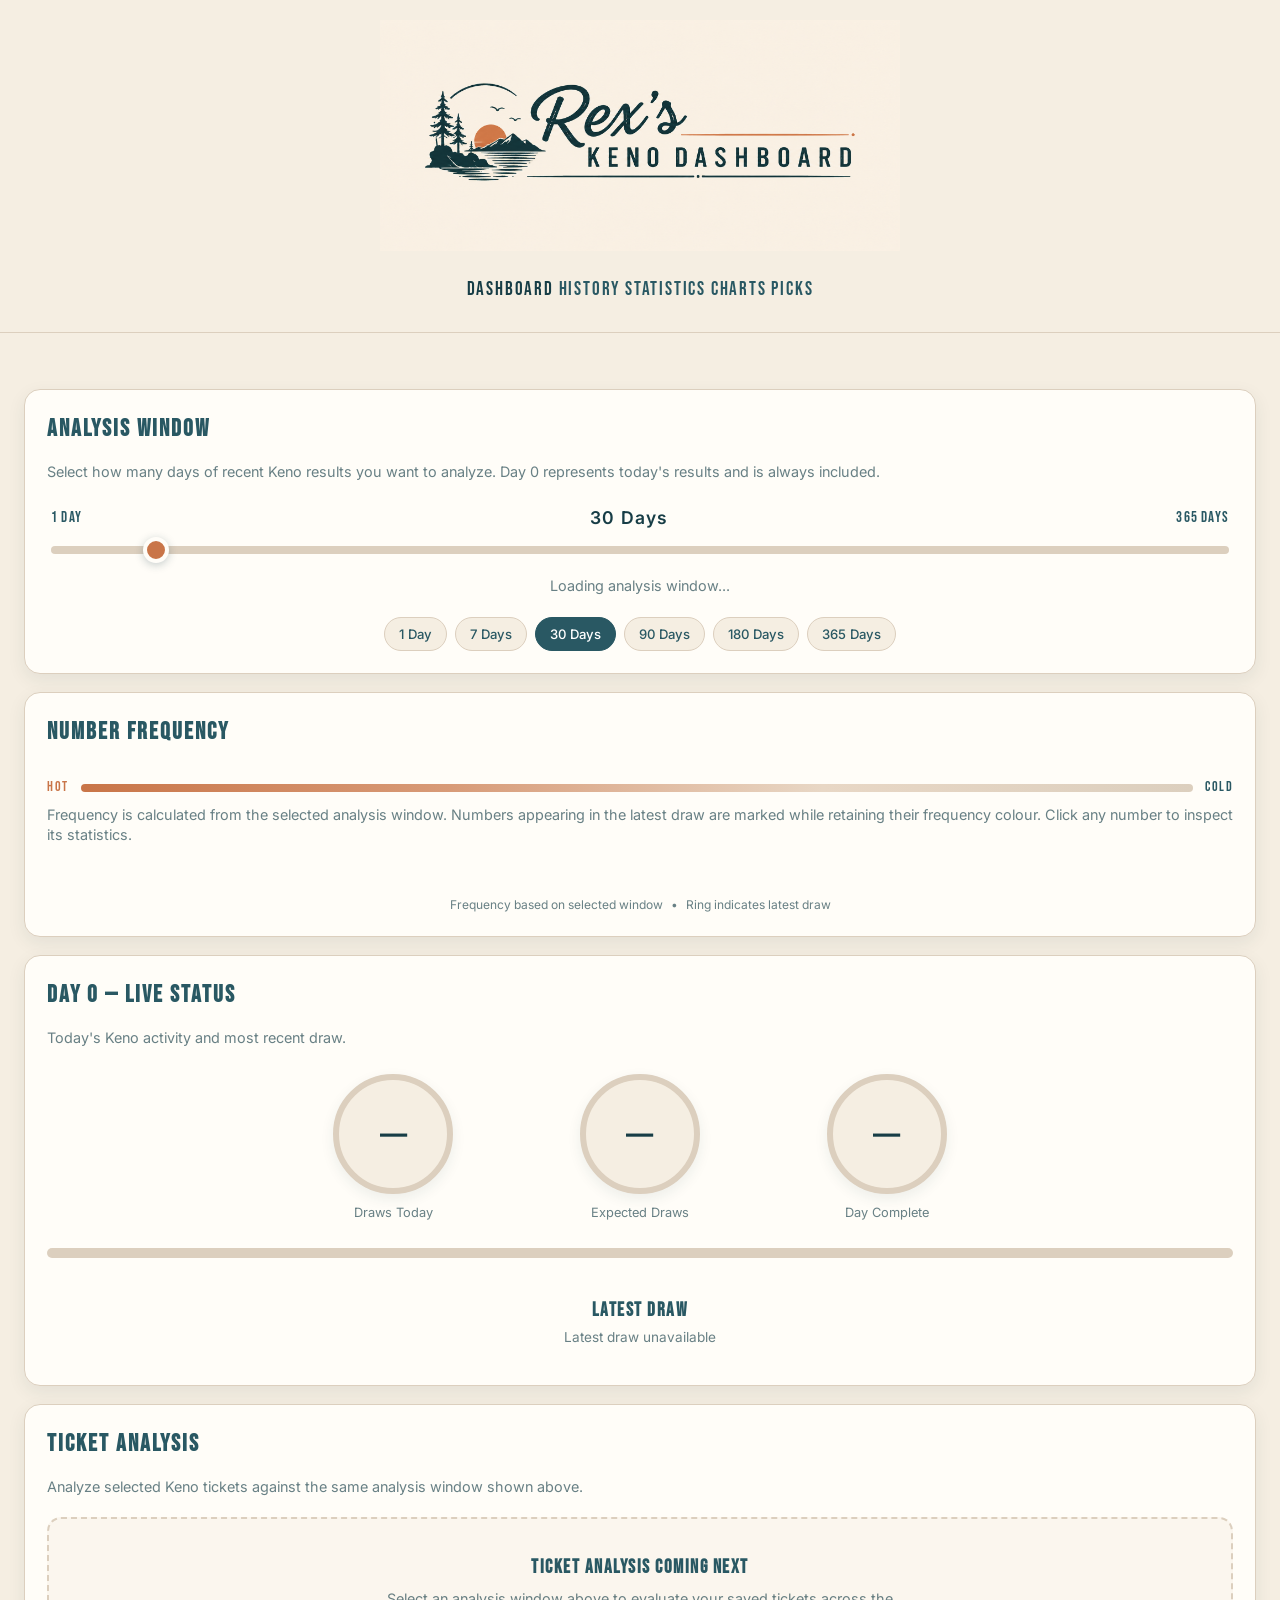
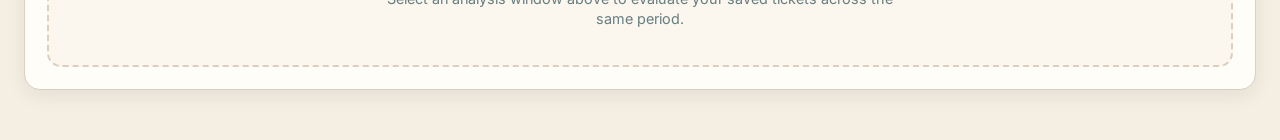
<file: keno/index.html>
<!DOCTYPE html>
<html lang="en">

<head>

    <meta charset="UTF-8">

    <meta
        name="viewport"
        content="width=device-width, initial-scale=1.0"
    >

    <title>Rex's Keno Dashboard</title>

    <!-- Fonts -->
    <link rel="preconnect" href="https://fonts.googleapis.com">
    <link rel="preconnect" href="https://fonts.gstatic.com" crossorigin>

    <link
        href="https://fonts.googleapis.com/css2?family=Pacifico&family=Bebas+Neue&family=Inter:wght@300;400;500;600&display=swap"
        rel="stylesheet"
    >

    <!-- Dashboard CSS -->
    <link
        rel="stylesheet"
        href="keno.css"
    >

</head>


<body>

<div class="wrapper">


    <!-- =====================================================
         HEADER
    ====================================================== -->

    <header class="hero">

        <div class="hero-inner">

            <div class="hero-logo">

                <img
                    src="images/RexsKenoDashboard1.png"
                    alt="Rex's Keno Dashboard"
                >

            </div>

        </div>

    </header>


    <!-- =====================================================
         NAVIGATION
    ====================================================== -->

    <nav
        class="navbar"
        aria-label="Main navigation"
    >

        <div class="nav-inner">

            <a
                href="#"
                class="active"
            >
                Dashboard
            </a>

            <a href="#">
                History
            </a>

            <a href="#">
                Statistics
            </a>

            <a href="#">
                Charts
            </a>

            <a href="#">
                Picks
            </a>

        </div>

    </nav>


    <!-- =====================================================
         MAIN CONTENT
    ====================================================== -->

    <main>


        <!-- =================================================
             ANALYSIS WINDOW

             This controls the number of historical days
             included in the frequency analysis.

             Day 0 = current day
             1 Day = today + previous 1 day
             30 Days = today + previous 30 days
             etc.

             Data comes from:
                 /stats/draws.json
        ================================================== -->

        <section
            class="card"
            id="analysisWindowSection"
        >

            <div class="section-header">

                <h2>
                    Analysis Window
                </h2>

            </div>


            <p class="section-description">

                Select how many days of recent Keno results
                you want to analyze. Day 0 represents today's
                results and is always included.

            </p>


            <!-- SLIDER -->

            <div class="analysis-slider-container">

                <div class="analysis-slider-labels">

                    <span>
                        1 Day
                    </span>

                    <span id="daysBackValue">
                        30 Days
                    </span>

                    <span>
                        365 Days
                    </span>

                </div>


                <input
                    type="range"
                    id="daysBackSlider"
                    class="analysis-slider"
                    min="1"
                    max="365"
                    value="30"
                    step="1"
                    aria-label="Analysis window in days"
                >


                <div
                    id="analysisWindowLabel"
                    class="analysis-window-label"
                >
                    Loading analysis window...
                </div>

            </div>


            <!-- QUICK SELECT -->

            <div class="analysis-presets">

                <button
                    type="button"
                    class="analysis-preset"
                    data-days="1"
                >
                    1 Day
                </button>


                <button
                    type="button"
                    class="analysis-preset"
                    data-days="7"
                >
                    7 Days
                </button>


                <button
                    type="button"
                    class="analysis-preset active"
                    data-days="30"
                >
                    30 Days
                </button>


                <button
                    type="button"
                    class="analysis-preset"
                    data-days="90"
                >
                    90 Days
                </button>


                <button
                    type="button"
                    class="analysis-preset"
                    data-days="180"
                >
                    180 Days
                </button>


                <button
                    type="button"
                    class="analysis-preset"
                    data-days="365"
                >
                    365 Days
                </button>

            </div>

        </section>



        <!-- =================================================
             NUMBER FREQUENCY

             Displays numbers 1–80 in the physical
             10 x 8 Keno board layout.

             Each number is rendered as a circular button.

             Colour:
                 COLD → NEUTRAL → HOT

             The latest draw numbers retain their frequency
             colour and receive an additional visual marker.

             Clicking a number opens the detail modal.
        ================================================== -->

        <section
            class="card"
            id="numberFrequencySection"
        >

            <div class="section-header">

                <h2>
                    Number Frequency
                </h2>

            </div>


            <!-- FREQUENCY LEGEND -->

            <div class="frequency-heading">

                <span class="frequency-hot">
                    HOT
                </span>


                <span
                    class="frequency-gradient"
                    aria-hidden="true"
                ></span>


                <span class="frequency-cold">
                    COLD
                </span>

            </div>


            <p class="section-description">

                Frequency is calculated from the selected
                analysis window. Numbers appearing in the
                latest draw are marked while retaining their
                frequency colour.

                Click any number to inspect its statistics.

            </p>


            <!-- 10 x 8 KENO BOARD -->

            <div
                class="heatmap-wrapper"
                id="heatmapWrapper"
            >

                <div
                    class="heatmap"
                    id="heatmap"
                    aria-label="Keno number frequency board"
                ></div>

            </div>


            <!-- LEGEND -->

            <div class="frequency-legend">

                <span>
                    Frequency based on selected window
                </span>


                <span>
                    •
                </span>


                <span>
                    Ring indicates latest draw
                </span>

            </div>

        </section>



        <!-- =================================================
             NUMBER DETAIL MODAL
        ================================================== -->

        <div
            class="modal-overlay"
            id="numberModal"
            aria-hidden="true"
        >

            <div
                class="modal"
                role="dialog"
                aria-modal="true"
                aria-labelledby="modalNumberTitle"
            >


                <!-- CLOSE -->

                <button
                    type="button"
                    class="modal-close"
                    id="closeNumberModal"
                    aria-label="Close number details"
                >
                    ×
                </button>


                <!-- NUMBER -->

                <div class="modal-number-circle">

                    <span id="modalNumber">
                        —
                    </span>

                </div>


                <!-- TITLE -->

                <h2 id="modalNumberTitle">
                    Number Details
                </h2>


                <p
                    id="modalAnalysisWindow"
                    class="modal-subtitle"
                >
                    Analysis Window: —
                </p>


                <!-- FREQUENCY STATISTICS -->

                <h3>
                    Frequency
                </h3>


                <div class="modal-stat-grid">


                    <div class="modal-stat">

                        <span class="modal-stat-label">
                            Occurrences
                        </span>

                        <strong id="modalOccurrences">
                            —
                        </strong>

                    </div>


                    <div class="modal-stat">

                        <span class="modal-stat-label">
                            Draw Frequency
                        </span>

                        <strong id="modalFrequency">
                            —
                        </strong>

                    </div>


                    <div class="modal-stat">

                        <span class="modal-stat-label">
                            Expected Frequency
                        </span>

                        <strong id="modalExpectedFrequency">
                            —
                        </strong>

                    </div>


                    <div class="modal-stat">

                        <span class="modal-stat-label">
                            Frequency Ratio
                        </span>

                        <strong id="modalFrequencyRatio">
                            —
                        </strong>

                    </div>

                </div>


                <!-- GAP STATISTICS -->

                <h3>
                    Draw Gap Statistics
                </h3>


                <div class="modal-stat-grid">


                    <div class="modal-stat">

                        <span class="modal-stat-label">
                            Mean Gap
                        </span>

                        <strong id="modalMeanGap">
                            —
                        </strong>

                        <small>
                            draws
                        </small>

                    </div>


                    <div class="modal-stat">

                        <span class="modal-stat-label">
                            Median Gap
                        </span>

                        <strong id="modalMedianGap">
                            —
                        </strong>

                        <small>
                            draws
                        </small>

                    </div>


                    <div class="modal-stat">

                        <span class="modal-stat-label">
                            Mode Gap
                        </span>

                        <strong id="modalModeGap">
                            —
                        </strong>

                        <small>
                            draws
                        </small>

                    </div>


                    <div class="modal-stat">

                        <span class="modal-stat-label">
                            Current Gap
                        </span>

                        <strong id="modalCurrentGap">
                            —
                        </strong>

                        <small>
                            draws
                        </small>

                    </div>

                </div>

            </div>

        </div>



        <!-- =================================================
             DAY 0 — LIVE STATUS

             This information is calculated from draws.json.

             The latest draw is the most recent draw in the
             current year's dataset.

             Future agent updates can simply append new draws
             to draws.json.
        ================================================== -->

        <section
            class="card"
            id="dayZeroSection"
        >

            <div class="section-header">

                <h2>
                    Day 0 — Live Status
                </h2>

            </div>


            <p class="section-description">

                Today's Keno activity and most recent draw.

            </p>


            <!-- DAY 0 SUMMARY -->

            <div class="day-zero-summary">


                <!-- DRAWS TODAY -->

                <div class="day-zero-stat">

                    <div class="day-zero-circle">

                        <strong id="drawsToday">
                            —
                        </strong>

                    </div>

                    <span>
                        Draws Today
                    </span>

                </div>


                <!-- EXPECTED DRAWS -->

                <div class="day-zero-stat">

                    <div class="day-zero-circle">

                        <strong id="expectedDrawsToday">
                            —
                        </strong>

                    </div>

                    <span>
                        Expected Draws
                    </span>

                </div>


                <!-- DAY COMPLETE -->

                <div class="day-zero-stat">

                    <div class="day-zero-circle">

                        <strong id="dayZeroProgress">
                            —
                        </strong>

                    </div>

                    <span>
                        Day Complete
                    </span>

                </div>

            </div>


            <!-- PROGRESS BAR -->

            <div class="day-zero-progress-container">

                <div
                    class="day-zero-progress-bar"
                    id="dayZeroProgressBar"
                ></div>

            </div>


            <!-- LATEST DRAW -->

            <div class="latest-draw">

                <h3>
                    Latest Draw
                </h3>


                <div
                    id="drawMeta"
                    class="latest-draw-meta"
                >
                    Loading latest draw...
                </div>


                <div
                    class="numbers"
                    id="drawNumbers"
                ></div>

            </div>

        </section>



        <!-- =================================================
             TICKET ANALYSIS
        ================================================== -->

        <section
            class="card"
            id="ticketAnalysisSection"
        >

            <div class="section-header">

                <h2>
                    Ticket Analysis
                </h2>

            </div>


            <p class="section-description">

                Analyze selected Keno tickets against the same
                analysis window shown above.

            </p>


            <div
                id="ticketAnalysis"
                class="ticket-analysis"
            >

                <div class="ticket-placeholder">

                    <h3>
                        Ticket Analysis Coming Next
                    </h3>


                    <p>

                        Select an analysis window above to
                        evaluate your saved tickets across
                        the same period.

                    </p>

                </div>

            </div>

        </section>


    </main>

</div>


<!-- =========================================================
     JAVASCRIPT
========================================================== -->

<script src="keno.js"></script>

</body>

</html>
</file>
<file: keno/keno.css>
:root {
    --bg: #F5EEE2;
    --primary: #173D46;
    --accent: #295863;
    --orange: #C97548;
    --card: #FFFDF8;
    --border: #DCCFBE;

    --text-muted: rgba(23, 61, 70, 0.65);

    --hot: #C97548;
    --cold: #DCCFBE;

    --latest-highlight: #173D46;
    --latest-text: #FFFFFF;
}


/* =========================================================
   RESET
========================================================= */

* {
    margin: 0;
    padding: 0;
    box-sizing: border-box;
}

html {
    scroll-behavior: smooth;
}

body {
    background: var(--bg);
    color: var(--primary);
    font-family: "Inter", sans-serif;
    line-height: 1.4;
    min-height: 100vh;
}


/* =========================================================
   WRAPPER / BASE
========================================================= */

.wrapper {
    width: min(1400px, 100%);
    margin: auto;
}

main {
    padding: 32px 24px;
}


/* =========================================================
   HERO
========================================================= */

.hero {
    padding: 20px 0 10px;
    text-align: center;
}

.hero img {
    width: min(520px, 90%);
    height: auto;
    display: block;
    margin: auto;
}


/* =========================================================
   NAVIGATION
========================================================= */

.navbar {
    display: flex;
    justify-content: center;
    flex-wrap: wrap;
    gap: 18px;

    padding: 16px 12px 28px;

    border-bottom: 1px solid var(--border);
    margin-bottom: 24px;
}

.navbar a {
    font-family: "Bebas Neue", sans-serif;
    letter-spacing: 1.8px;
    font-size: 1.2rem;

    color: var(--accent);
    text-decoration: none;

    transition:
        color 0.15s ease,
        transform 0.15s ease;
}

.navbar a:hover {
    color: var(--orange);
    transform: translateY(-1px);
}

.navbar a.active {
    color: var(--primary);
}


/* =========================================================
   GRID
========================================================= */

.grid-two {
    display: grid;
    grid-template-columns: 1fr 1fr;
    gap: 20px;
    margin-bottom: 20px;
}


/* =========================================================
   CARD
========================================================= */

.card {
    background: var(--card);

    border-radius: 16px;
    padding: 22px;

    border: 1px solid var(--border);

    box-shadow:
        0 6px 18px rgba(23, 61, 70, 0.08);

    margin-bottom: 18px;
}

.card h2 {
    font-family: "Bebas Neue", sans-serif;
    letter-spacing: 2px;
    color: var(--accent);
    margin-bottom: 10px;
}

.card h3 {
    font-family: "Bebas Neue", sans-serif;
    letter-spacing: 1.5px;
    color: var(--accent);
    margin-bottom: 10px;
}


/* =========================================================
   SECTION HEADER
========================================================= */

.section-header {
    display: flex;
    align-items: center;
    justify-content: space-between;
    margin-bottom: 6px;
}

.section-description {
    color: var(--text-muted);
    font-size: 0.9rem;
    margin-top: 4px;
    margin-bottom: 20px;
}


/* =========================================================
   GLOBAL ANALYSIS WINDOW
========================================================= */

.analysis-slider-container {
    margin-top: 24px;
    padding: 0 4px;
}

.analysis-slider-labels {
    display: flex;
    justify-content: space-between;
    align-items: center;

    font-family: "Bebas Neue", sans-serif;
    letter-spacing: 1.2px;
    font-size: 0.95rem;

    color: var(--accent);
}

.analysis-slider-labels span:nth-child(2) {
    font-family: "Inter", sans-serif;
    font-size: 1.1rem;
    font-weight: 600;
    color: var(--primary);
}


/* =========================================================
   RANGE SLIDER
========================================================= */

.analysis-slider {
    width: 100%;
    height: 8px;

    margin: 16px 0;

    appearance: none;
    -webkit-appearance: none;

    background: var(--border);
    border-radius: 10px;

    outline: none;
    cursor: pointer;
}


/* Chrome / Safari */

.analysis-slider::-webkit-slider-thumb {
    appearance: none;
    -webkit-appearance: none;

    width: 26px;
    height: 26px;

    border-radius: 50%;

    background: var(--orange);
    border: 4px solid var(--card);

    box-shadow:
        0 2px 8px rgba(23, 61, 70, 0.25);

    cursor: grab;

    transition:
        transform 0.15s ease,
        box-shadow 0.15s ease;
}

.analysis-slider::-webkit-slider-thumb:hover {
    transform: scale(1.1);

    box-shadow:
        0 3px 12px rgba(23, 61, 70, 0.35);
}

.analysis-slider::-webkit-slider-thumb:active {
    cursor: grabbing;
    transform: scale(1.15);
}


/* Firefox */

.analysis-slider::-moz-range-thumb {
    width: 20px;
    height: 20px;

    border-radius: 50%;

    background: var(--orange);
    border: 4px solid var(--card);

    box-shadow:
        0 2px 8px rgba(23, 61, 70, 0.25);

    cursor: grab;
}

.analysis-slider::-moz-range-track {
    height: 8px;

    background: var(--border);
    border-radius: 10px;
}


/* =========================================================
   ANALYSIS WINDOW LABEL
========================================================= */

.analysis-window-label {
    text-align: center;

    margin-top: 6px;

    font-size: 0.9rem;
    color: var(--text-muted);
}


/* =========================================================
   QUICK PRESETS
========================================================= */

.analysis-presets {
    display: flex;
    flex-wrap: wrap;
    justify-content: center;

    gap: 8px;

    margin-top: 20px;
}

.analysis-preset {
    padding: 8px 14px;

    border-radius: 20px;

    border: 1px solid var(--border);

    background: var(--bg);

    color: var(--accent);

    font-family: "Inter", sans-serif;
    font-size: 0.82rem;
    font-weight: 500;

    cursor: pointer;

    transition:
        background 0.15s ease,
        color 0.15s ease,
        transform 0.15s ease,
        border-color 0.15s ease;
}

.analysis-preset:hover {
    transform: translateY(-1px);
    border-color: var(--orange);
}

.analysis-preset.active {
    background: var(--accent);
    border-color: var(--accent);
    color: white;
}

.analysis-preset:active {
    transform: scale(0.96);
}


/* =========================================================
   NUMBER FREQUENCY
========================================================= */

.frequency-heading {
    display: flex;
    align-items: center;
    gap: 12px;

    margin: 20px 0 8px;
}

.frequency-hot,
.frequency-cold {
    font-family: "Bebas Neue", sans-serif;
    letter-spacing: 1.5px;
    font-size: 0.85rem;
}

.frequency-hot {
    color: var(--hot);
}

.frequency-cold {
    color: var(--accent);
}

.frequency-gradient {
    flex: 1;

    height: 8px;

    border-radius: 10px;

    background:
        linear-gradient(
            90deg,
            var(--hot),
            #D89B78,
            #E8D7C5,
            var(--cold)
        );
}


/* =========================================================
   HEATMAP / KENO BOARD
========================================================= */

.heatmap-wrapper {
    overflow: hidden;

    transition:
        all 0.25s ease;
}

.heatmap {
    display: grid;

    /*
        8 columns x 10 rows

        01 02 03 04 05 06 07 08
        09 10 11 12 13 14 15 16
        ...
        73 74 75 76 77 78 79 80
    */

    grid-template-columns:
        repeat(8, 1fr);

    gap: 8px;

    margin-top: 16px;
}


/* =========================================================
   INDIVIDUAL NUMBER CELL
========================================================= */

/*
    IMPORTANT:

    JavaScript creates:

    <button class="heat-cell">

    Therefore we target .heat-cell instead of .heatmap div.
*/

.heat-cell {
    position: relative;

    width: 100%;
    aspect-ratio: 1;

    min-width: 0;

    display: flex;

    justify-content: center;
    align-items: center;

    padding: 0;

    border-radius: 50%;

    font-family: "Inter", sans-serif;
    font-size: 0.9rem;
    font-weight: 600;

    cursor: pointer;

    border: 2px solid transparent;

    appearance: none;
    -webkit-appearance: none;

    transition:
        transform 0.15s ease,
        filter 0.2s ease,
        border-color 0.15s ease,
        box-shadow 0.15s ease;
}

.heat-cell:hover {
    transform: scale(1.08);

    filter: brightness(1.08);

    box-shadow:
        0 4px 10px rgba(23, 61, 70, 0.18);

    z-index: 2;
}

.heat-cell:active {
    transform: scale(0.96);
}


/* =========================================================
   LATEST DRAW HIGHLIGHT
========================================================= */

.heat-cell.latest-draw {
    border-color: var(--latest-highlight);

    box-shadow:
        0 0 0 3px rgba(23, 61, 70, 0.15);
}

.heat-cell.latest-draw::after {
    content: "";

    position: absolute;

    top: 3px;
    right: 3px;

    width: 7px;
    height: 7px;

    border-radius: 50%;

    background: var(--orange);

    border: 1px solid var(--card);
}


/* =========================================================
   FREQUENCY LEGEND
========================================================= */

.frequency-legend {
    display: flex;
    justify-content: center;
    flex-wrap: wrap;

    gap: 8px;

    margin-top: 16px;

    font-size: 0.75rem;

    color: var(--text-muted);

    text-align: center;
}


/* =========================================================
   NUMBER DETAIL MODAL
========================================================= */

.modal-overlay {
    position: fixed;

    inset: 0;

    z-index: 1000;

    display: none;

    justify-content: center;
    align-items: center;

    padding: 20px;

    background:
        rgba(23, 61, 70, 0.55);

    backdrop-filter: blur(4px);
}

.modal-overlay.active {
    display: flex;
}

.modal {
    position: relative;

    width: min(560px, 100%);

    max-height: 90vh;

    overflow-y: auto;

    background: var(--card);

    border:
        1px solid var(--border);

    border-radius: 20px;

    padding: 30px;

    box-shadow:
        0 20px 60px rgba(23, 61, 70, 0.25);

    animation:
        modalIn 0.2s ease;
}

@keyframes modalIn {

    from {
        opacity: 0;
        transform: translateY(12px) scale(0.98);
    }

    to {
        opacity: 1;
        transform: translateY(0) scale(1);
    }

}


/* =========================================================
   MODAL CLOSE
========================================================= */

.modal-close {
    position: absolute;

    top: 12px;
    right: 14px;

    width: 36px;
    height: 36px;

    border-radius: 50%;

    border:
        1px solid var(--border);

    background:
        var(--bg);

    color:
        var(--accent);

    font-size: 24px;

    line-height: 1;

    cursor: pointer;

    transition:
        transform 0.15s ease,
        background 0.15s ease;
}

.modal-close:hover {
    transform: scale(1.08);

    background:
        #F0E7DA;
}


/* =========================================================
   MODAL NUMBER
========================================================= */

.modal-number-circle {
    width: 82px;
    height: 82px;

    margin:
        0 auto 16px;

    display: flex;

    justify-content: center;
    align-items: center;

    border-radius: 50%;

    background:
        var(--accent);

    color:
        white;

    font-size: 1.8rem;

    font-weight: 600;

    box-shadow:
        0 6px 16px rgba(23, 61, 70, 0.18);
}

.modal h2 {
    text-align: center;

    margin-bottom: 4px;
}

.modal-subtitle {
    text-align: center;

    color: var(--text-muted);

    font-size: 0.85rem;

    margin-bottom: 24px;
}


/* =========================================================
   MODAL STAT GRID
========================================================= */

.modal-stat-grid {
    display: grid;

    grid-template-columns:
        repeat(2, 1fr);

    gap: 10px;

    margin-bottom: 24px;
}

.modal-stat {
    padding: 14px;

    border:
        1px solid var(--border);

    border-radius: 12px;

    background:
        var(--bg);

    text-align: center;
}

.modal-stat-label {
    display: block;

    font-size: 0.72rem;

    color: var(--text-muted);

    margin-bottom: 4px;
}

.modal-stat strong {
    display: block;

    color: var(--primary);

    font-size: 1.15rem;
}

.modal-stat small {
    display: block;

    color: var(--text-muted);

    font-size: 0.7rem;
}


/* =========================================================
   DAY 0 — LIVE STATUS
========================================================= */

.day-zero-summary {
    display: grid;

    grid-template-columns:
        repeat(3, 1fr);

    gap: 20px;

    margin:
        26px auto;

    max-width: 720px;
}

.day-zero-stat {
    display: flex;

    flex-direction: column;

    align-items: center;

    gap: 10px;

    text-align: center;

    font-size: 0.8rem;

    color: var(--text-muted);
}

.day-zero-circle {
    width: 120px;
    height: 120px;

    display: flex;

    justify-content: center;
    align-items: center;

    border-radius: 50%;

    background:
        var(--bg);

    border:
        6px solid var(--border);

    box-shadow:
        0 5px 14px rgba(23, 61, 70, 0.08);
}

.day-zero-circle strong {
    font-size: 1.7rem;

    color:
        var(--primary);
}


/* =========================================================
   DAY 0 PROGRESS BAR
========================================================= */

.day-zero-progress-container {
    width: 100%;

    height: 10px;

    margin:
        12px 0 30px;

    background:
        var(--border);

    border-radius:
        20px;

    overflow:
        hidden;
}

.day-zero-progress-bar {
    width: 0%;

    height: 100%;

    background:
        var(--orange);

    border-radius:
        20px;

    transition:
        width 0.4s ease;
}


/* =========================================================
   LATEST DRAW
========================================================= */

.latest-draw {
    padding-top: 10px;

    text-align: center;
}

.latest-draw h3 {
    margin-bottom: 4px;
}

.latest-draw-meta {
    color:
        var(--text-muted);

    font-size:
        0.85rem;
}

.latest-draw .numbers {
    justify-content:
        center;
}


/* =========================================================
   NUMBERS — LATEST DRAW
========================================================= */

.numbers {
    display: flex;

    flex-wrap: wrap;

    justify-content: center;

    gap: 8px;

    margin-top: 16px;
}

.numbers span {
    width: 44px;
    height: 44px;

    display: flex;

    justify-content: center;
    align-items: center;

    background:
        var(--accent);

    color:
        white;

    border-radius:
        50%;

    font-weight:
        600;

    box-shadow:
        0 3px 8px rgba(23, 61, 70, 0.12);

    transition:
        transform 0.15s ease;
}

.numbers span:hover {
    transform: scale(1.08);
}


/* =========================================================
   TICKET ANALYSIS
========================================================= */

.ticket-analysis {
    margin-top: 20px;
}

.ticket-placeholder {
    padding: 36px 20px;

    text-align: center;

    border:
        2px dashed var(--border);

    border-radius:
        14px;

    background:
        rgba(245, 238, 226, 0.45);
}

.ticket-placeholder h3 {
    margin-bottom: 8px;
}

.ticket-placeholder p {
    max-width: 520px;

    margin:
        auto;

    color:
        var(--text-muted);

    font-size:
        0.9rem;
}


/* =========================================================
   COLLAPSE BUTTON
========================================================= */

.collapse-btn {
    width: 34px;
    height: 34px;

    border-radius: 10px;

    border:
        1px solid var(--border);

    background:
        var(--card);

    cursor:
        pointer;

    display:
        flex;

    align-items:
        center;

    justify-content:
        center;

    font-size:
        18px;

    font-weight:
        700;

    color:
        var(--accent);

    transition:
        all 0.15s ease;
}

.collapse-btn:hover {
    transform:
        scale(1.05);

    background:
        #F0E7DA;
}

.collapse-btn:active {
    transform:
        scale(0.95);
}


/* =========================================================
   TABLE
========================================================= */

table {
    width: 100%;

    border-collapse:
        collapse;

    font-size:
        0.95rem;
}

th {
    text-align:
        left;

    border-bottom:
        2px solid var(--border);

    padding:
        12px 8px;

    font-family:
        "Bebas Neue",
        sans-serif;

    letter-spacing:
        1px;
}

td {
    padding:
        12px 8px;

    border-bottom:
        1px solid var(--border);
}


/* =========================================================
   LISTS
========================================================= */

ul {
    list-style:
        none;
}

li {
    display:
        flex;

    justify-content:
        space-between;

    padding:
        10px 0;

    border-bottom:
        1px solid var(--border);
}


/* =========================================================
   RESPONSIVE TABLET
========================================================= */

@media (max-width: 900px) {

    main {
        padding:
            20px 14px;
    }

    .grid-two {
        grid-template-columns:
            1fr;
    }

    .heatmap {
        grid-template-columns:
            repeat(8, 1fr);

        gap:
            7px;
    }

    .day-zero-circle {
        width:
            105px;

        height:
            105px;
    }

}


/* =========================================================
   RESPONSIVE MOBILE
========================================================= */

@media (max-width: 600px) {

    main {
        padding:
            14px 10px;
    }

    .hero {
        padding:
            14px 0 8px;
    }

    .navbar {
        gap:
            10px;

        justify-content:
            flex-start;

        overflow-x:
            auto;

        white-space:
            nowrap;
    }

    .navbar a {
        font-size:
            0.95rem;
    }

    .card {
        padding:
            16px;
    }


    /* Analysis slider */

    .analysis-slider-labels {
        font-size:
            0.75rem;
    }

    .analysis-slider-labels span:nth-child(2) {
        font-size:
            0.95rem;
    }

    .analysis-presets {
        gap:
            6px;
    }

    .analysis-preset {
        padding:
            7px 10px;

        font-size:
            0.75rem;
    }


    /* Number board */

    .heatmap {
        grid-template-columns:
            repeat(8, 1fr);

        gap:
            5px;
    }

    .heat-cell {
        font-size:
            0.72rem;

        border-width:
            1px;
    }

    .heat-cell.latest-draw {
        box-shadow:
            0 0 0 2px rgba(23, 61, 70, 0.15);
    }

    .heat-cell.latest-draw::after {
        width:
            5px;

        height:
            5px;

        top:
            2px;

        right:
            2px;
    }


    /* Latest draw numbers */

    .numbers span {
        width:
            36px;

        height:
            36px;

        font-size:
            0.8rem;
    }


    /* Day 0 */

    .day-zero-summary {
        grid-template-columns:
            1fr;

        gap:
            18px;
    }

    .day-zero-circle {
        width:
            95px;

        height:
            95px;
    }

    .day-zero-circle strong {
        font-size:
            1.4rem;
    }


    /* Modal */

    .modal {
        padding:
            24px 16px;
    }

    .modal-stat-grid {
        grid-template-columns:
            1fr 1fr;

        gap:
            8px;
    }

    .modal-stat {
        padding:
            11px 8px;
    }

    .modal-stat strong {
        font-size:
            1rem;
    }


    /* Frequency legend */

    .frequency-legend {
        font-size:
            0.68rem;
    }

}


/* =========================================================
   ACCESSIBILITY
========================================================= */

button:focus-visible,
input:focus-visible,
a:focus-visible {
    outline:
        3px solid var(--orange);

    outline-offset:
        3px;
}


/* =========================================================
   PREVENT BACKGROUND SCROLLING WHEN MODAL IS OPEN
========================================================= */

body.modal-open {
    overflow:
        hidden;
}
</file>
